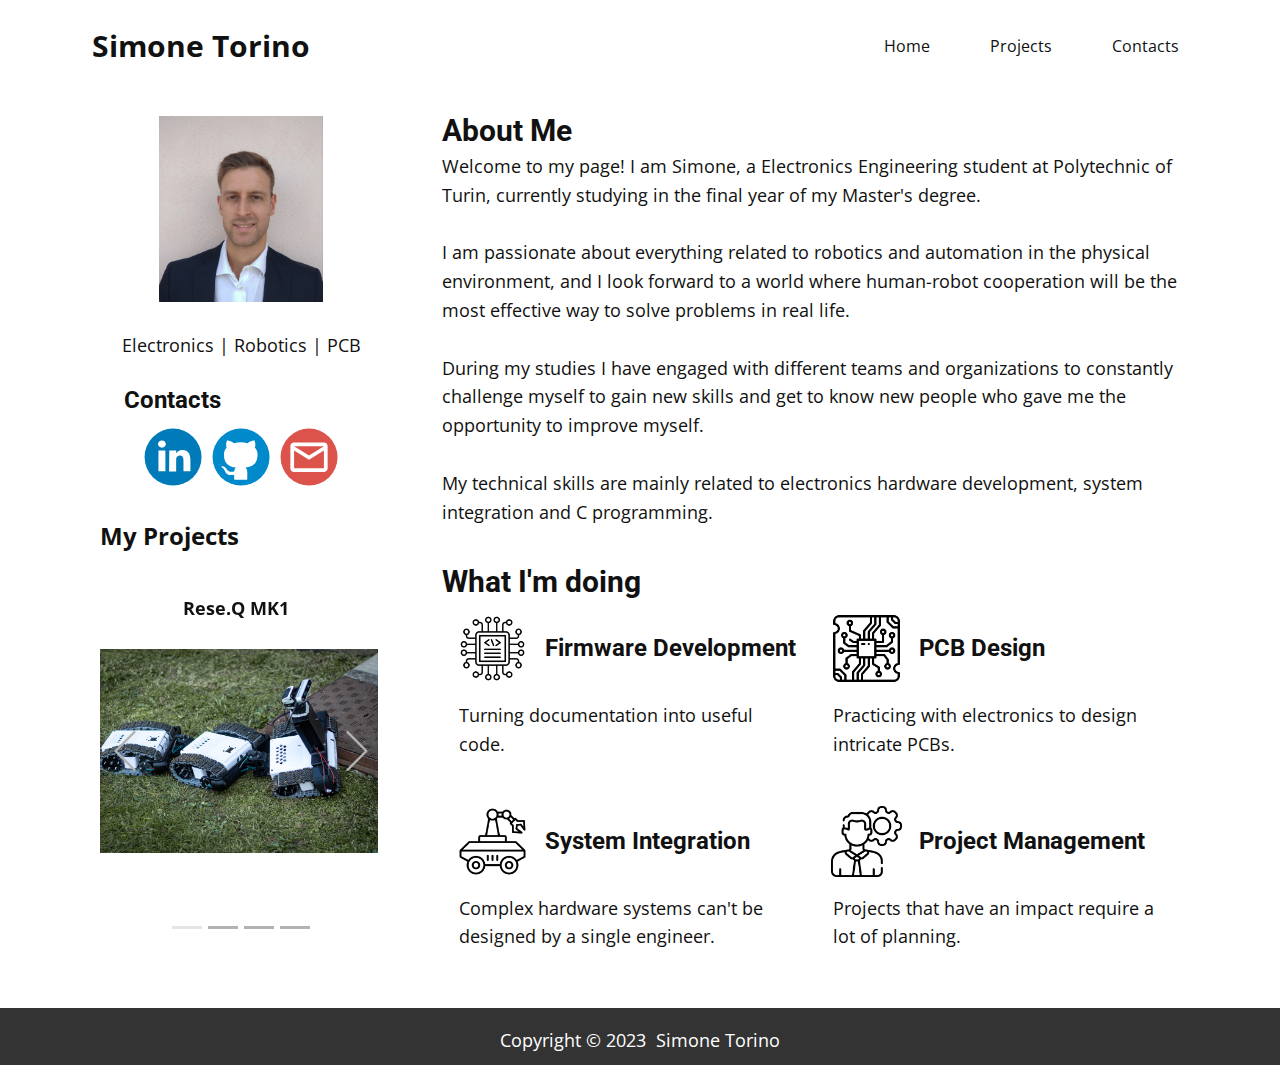
<file: index.html>
<!DOCTYPE html>
<html style="font-size: 16px;" lang="it"><head>
  <!-- Google tag (gtag.js) -->
<script async src="https://www.googletagmanager.com/gtag/js?id=G-ZSCP590YHP"></script>
<script>
  window.dataLayer = window.dataLayer || [];
  function gtag(){dataLayer.push(arguments);}
  gtag('js', new Date());

  gtag('config', 'G-ZSCP590YHP');
</script>
    <meta name="viewport" content="width=device-width, initial-scale=1.0">
    <meta charset="utf-8">
    <meta name="keywords" content="">
    <meta name="description" content="">
    <title>Simone Torino</title>
    <link rel="icon" type="image/x-icon" href="/images/favicon.ico">
    <link rel="stylesheet" href="nicepage.css" media="screen">
<link rel="stylesheet" href="Home.css" media="screen">
    <script class="u-script" type="text/javascript" src="jquery-1.9.1.min.js" defer=""></script>
    <script class="u-script" type="text/javascript" src="nicepage.js" defer=""></script>
    <meta name="generator" content="Nicepage 6.1.0, nicepage.com">
    <link id="u-theme-google-font" rel="stylesheet" href="https://fonts.googleapis.com/css?family=Roboto:100,100i,300,300i,400,400i,500,500i,700,700i,900,900i|Open+Sans:300,300i,400,400i,500,500i,600,600i,700,700i,800,800i">
    
    
    
    <script type="application/ld+json">{
		"@context": "http://schema.org",
		"@type": "Organization",
		"name": "",
		"url": "/"
}</script>
    <meta name="theme-color" content="#478ac9">
    <meta property="og:title" content="Home">
    <meta property="og:type" content="website">
    <link rel="canonical" href="/">
  <meta data-intl-tel-input-cdn-path="intlTelInput/"></head>
  <body data-home-page="https://website6085075.nicepage.io/Home.html?version=d428679e-5aeb-b5b4-d85f-0db296bc4cff" data-home-page-title="Home" data-path-to-root="./" data-include-products="false" class="u-body u-xl-mode" data-lang="it"><header class="u-clearfix u-header u-header" id="sec-e629"><div class="u-clearfix u-sheet u-sheet-1">
        <nav class="u-menu u-menu-dropdown u-offcanvas u-menu-1">
          <div class="menu-collapse" style="font-size: 1rem; letter-spacing: 0px;">
            <a class="u-button-style u-custom-left-right-menu-spacing u-custom-padding-bottom u-custom-top-bottom-menu-spacing u-nav-link u-text-active-palette-1-base u-text-hover-palette-2-base" href="#">
              <svg class="u-svg-link" viewBox="0 0 24 24"><use xlink:href="#menu-hamburger"></use></svg>
              <svg class="u-svg-content" version="1.1" id="menu-hamburger" viewBox="0 0 16 16" x="0px" y="0px" xmlns:xlink="http://www.w3.org/1999/xlink" xmlns="http://www.w3.org/2000/svg"><g><rect y="1" width="16" height="2"></rect><rect y="7" width="16" height="2"></rect><rect y="13" width="16" height="2"></rect>
</g></svg>
            </a>
          </div>
          <div class="u-custom-menu u-nav-container">
            <ul class="u-nav u-unstyled u-nav-1"><li class="u-nav-item"><a class="u-button-style u-nav-link u-text-active-palette-1-base u-text-hover-palette-2-base" href="Home.html" style="padding: 16px 30px;">Home</a>
</li><li class="u-nav-item"><a class="u-button-style u-nav-link u-text-active-palette-1-base u-text-hover-palette-2-base" href="Projects.html" style="padding: 16px 30px;">Projects</a>
</li><li class="u-nav-item"><a class="u-button-style u-nav-link u-text-active-palette-1-base u-text-hover-palette-2-base" rel="nofollow" style="padding: 16px 30px;">Contacts</a><div class="u-nav-popup"><ul class="u-h-spacing-20 u-nav u-unstyled u-v-spacing-10"><li class="u-nav-item"><a class="u-button-style u-nav-link u-white" href="mailto:simone.torino.12@gmail.com">Write me a mail</a>
</li><li class="u-nav-item"><a class="u-button-style u-file-link u-nav-link u-white" href="files/SimoneTorinoCV.pdf">Download my resume</a>
</li></ul>
</div>
</li></ul>
          </div>
          <div class="u-custom-menu u-nav-container-collapse">
            <div class="u-black u-container-style u-inner-container-layout u-opacity u-opacity-95 u-sidenav">
              <div class="u-inner-container-layout u-sidenav-overflow">
                <div class="u-menu-close"></div>
                <ul class="u-align-center u-nav u-popupmenu-items u-unstyled u-nav-3"><li class="u-nav-item"><a class="u-button-style u-nav-link" href="Home.html">Home</a>
</li><li class="u-nav-item"><a class="u-button-style u-nav-link" href="Projects.html">Projects</a>
</li><li class="u-nav-item"><a class="u-button-style u-nav-link" rel="nofollow">Contacts</a><div class="u-nav-popup"><ul class="u-h-spacing-20 u-nav u-unstyled u-v-spacing-10"><li class="u-nav-item"><a class="u-button-style u-nav-link" href="mailto:simone.torino.12@gmail.com">Write me a mail</a>
</li><li class="u-nav-item"><a class="u-button-style u-file-link u-nav-link" href="files/SimoneTorinoCV.pdf">Download my resume</a>
</li></ul>
</div>
</li></ul>
              </div>
            </div>
            <div class="u-black u-menu-overlay u-opacity u-opacity-70"></div>
          </div>
        </nav>
        <p class="u-text u-text-default u-text-1">Simone Torino </p>
      </div></header>
    <section class="u-clearfix u-section-1" id="sec-4982">
      <div class="u-clearfix u-sheet u-sheet-1">
        <div class="data-layout-selected u-clearfix u-expanded-width u-layout-wrap u-layout-wrap-1">
          <div class="u-layout">
            <div class="u-layout-row">
              <div class="u-container-style u-layout-cell u-size-18 u-layout-cell-1">
                <div class="u-container-layout u-container-layout-1">
                  <img class="u-image u-image-default u-image-1" src="images/LinkedIn_profile.jpg" alt="" data-image-width="957" data-image-height="1122">
                  <p class="u-text u-text-default u-text-1">Electronics | Robotics | PCB</p>
                  <h4 class="u-text u-text-default u-text-2">Contacts</h4>
                  <div class="u-social-icons u-spacing-10 u-social-icons-1">
                    <a class="u-social-url" target="_blank" data-type="LinkedIn" title="LinkedIn" href="https://www.linkedin.com/in/simone-torino-973221216/"><span class="u-icon u-social-icon u-social-linkedin u-icon-1"><svg class="u-svg-link" preserveAspectRatio="xMidYMin slice" viewBox="0 0 112 112" style=""><use xlink:href="#svg-df9d"></use></svg><svg class="u-svg-content" viewBox="0 0 112 112" x="0" y="0" id="svg-df9d"><circle fill="currentColor" cx="56.1" cy="56.1" r="55"></circle><path fill="#FFFFFF" d="M41.3,83.7H27.9V43.4h13.4V83.7z M34.6,37.9L34.6,37.9c-4.6,0-7.5-3.1-7.5-7c0-4,3-7,7.6-7s7.4,3,7.5,7
      C42.2,34.8,39.2,37.9,34.6,37.9z M89.6,83.7H76.2V62.2c0-5.4-1.9-9.1-6.8-9.1c-3.7,0-5.9,2.5-6.9,4.9c-0.4,0.9-0.4,2.1-0.4,3.3v22.5
      H48.7c0,0,0.2-36.5,0-40.3h13.4v5.7c1.8-2.7,5-6.7,12.1-6.7c8.8,0,15.4,5.8,15.4,18.1V83.7z"></path></svg></span>
                    </a>
                    <a class="u-social-url" target="_blank" data-type="Github" title="Github" href="https://github.com/simone-torino"><span class="u-icon u-social-github u-social-icon u-icon-2"><svg class="u-svg-link" preserveAspectRatio="xMidYMin slice" viewBox="0 0 112 112" style=""><use xlink:href="#svg-4534"></use></svg><svg class="u-svg-content" viewBox="0 0 112 112" x="0" y="0" id="svg-4534"><circle fill="currentColor" cx="56.1" cy="56.1" r="55"></circle><path fill="#FFFFFF" d="M88,51.3c0-5.5-1.9-10.2-5.3-13.7c0.6-1.3,2.3-6.5-0.5-13.5c0,0-4.2-1.4-14,5.3c-4.1-1.1-8.4-1.7-12.7-1.8
	c-4.3,0-8.7,0.6-12.7,1.8c-9.7-6.6-14-5.3-14-5.3c-2.8,7-1,12.2-0.5,13.5C25,41.2,23,45.7,23,51.3c0,19.6,11.9,23.9,23.3,25.2
	c-1.5,1.3-2.8,3.5-3.2,6.8c-3,1.3-10.2,3.6-14.9-4.3c0,0-2.7-4.9-7.8-5.3c0,0-5-0.1-0.4,3.1c0,0,3.3,1.6,5.6,7.5c0,0,3,9.1,17.2,6
	c0,4.3,0.1,8.3,0.1,9.5h25.2c0-1.7,0.1-7.2,0.1-14c0-4.7-1.7-7.9-3.4-9.4C76,75.2,88,70.9,88,51.3z"></path></svg></span>
                    </a>
                    <a class="u-social-url" target="_blank" data-type="Email" title="Email" href="mailto:simone.torino.12@gmail.com"><span class="u-icon u-social-email u-social-icon u-icon-3"><svg class="u-svg-link" preserveAspectRatio="xMidYMin slice" viewBox="0 0 112 112" style=""><use xlink:href="#svg-3a57"></use></svg><svg class="u-svg-content" viewBox="0 0 112 112" x="0" y="0" id="svg-3a57"><circle fill="currentColor" cx="56.1" cy="56.1" r="55"></circle><path id="path3864" fill="#FFFFFF" d="M27.2,28h57.6c4,0,7.2,3.2,7.2,7.2l0,0v42.7c0,3.9-3.2,7.2-7.2,7.2l0,0H27.2
	c-4,0-7.2-3.2-7.2-7.2V35.2C20,31.1,23.2,28,27.2,28 M56,52.9l28.8-17.8H27.2L56,52.9 M27.2,77.7h57.6V43.5L56,61.3L27.2,43.5V77.7z
	"></path></svg></span>
                    </a>
                  </div>
                  <p class="u-text u-text-default u-text-3">My Projects</p>
                  <div data-interval="5000" data-u-ride="carousel" class="u-carousel u-expanded-width u-slider u-slider-1" id="carousel-9d73">
                    <ol class="u-absolute-hcenter u-carousel-indicators u-carousel-indicators-1">
                      <li data-u-target="#carousel-9d73" class="u-active u-active-grey-10 u-grey-30" data-u-slide-to="0"></li>
                      <li data-u-target="#carousel-9d73" class="u-active-grey-10 u-grey-30" data-u-slide-to="1"></li>
                      <li data-u-target="#carousel-9d73" class="u-active-grey-10 u-grey-30" data-u-slide-to="2"></li>
                      <li data-u-target="#carousel-9d73" class="u-active-grey-10 u-grey-30" data-u-slide-to="3"></li>
                    </ol>
                    <div class="u-carousel-inner" role="listbox">
                      <div class="u-active u-carousel-item u-container-style u-slide">
                        <div class="u-container-layout u-container-layout-2">
                          <p class="u-text u-text-default u-text-4">Rese.Q MK1</p>
                          <img class="u-image u-image-default u-image-2" src="images/ReseQ_MK1.png" alt="" data-image-width="1000" data-image-height="667" data-href="Team-Isaac-projects.html">
                        </div>
                      </div>
                      <div class="u-carousel-item u-container-style u-slide">
                        <div class="u-container-layout u-valign-top u-container-layout-3">
                          <p class="u-text u-text-default u-text-5">DC motor driver board</p>
                          <img class="u-image u-image-default u-image-3" src="images/motorsboardpcb_img.png" alt="" data-image-width="712" data-image-height="502" data-href="Team-Isaac-projects.html">
                        </div>
                      </div>
                      <div class="u-carousel-item u-container-style u-slide">
                        <div class="u-container-layout u-container-layout-4">
                          <img class="custom-expanded u-image u-image-default u-image-4" src="images/PongFPGA_img.png" alt="" data-image-width="480" data-image-height="704" data-href="University-projects.html">
                          <p class="u-text u-text-body-alt-color u-text-6">Pong game on FPGA</p>
                        </div>
                      </div>
                      <div class="u-carousel-item u-container-style u-slide">
                        <div class="u-container-layout u-container-layout-5">
                          <p class="u-text u-text-default u-text-7">HV detector</p>
                          <img class="u-image u-image-default u-image-5" src="images/HVdetector_img.png" alt="" data-image-width="1280" data-image-height="720" data-href="DIY-Projects.html">
                        </div>
                      </div>
                    </div>
                    <a class="u-absolute-vcenter u-carousel-control u-carousel-control-prev u-spacing-5 u-text-grey-30 u-carousel-control-1" href="#carousel-9d73" role="button" data-u-slide="prev">
                      <span aria-hidden="true">
                        <svg viewBox="0 0 477.175 477.175"><path d="M145.188,238.575l215.5-215.5c5.3-5.3,5.3-13.8,0-19.1s-13.8-5.3-19.1,0l-225.1,225.1c-5.3,5.3-5.3,13.8,0,19.1l225.1,225
                    c2.6,2.6,6.1,4,9.5,4s6.9-1.3,9.5-4c5.3-5.3,5.3-13.8,0-19.1L145.188,238.575z"></path></svg>
                      </span>
                      <span class="sr-only">Previous</span>
                    </a>
                    <a class="u-absolute-vcenter u-carousel-control u-carousel-control-next u-spacing-5 u-text-grey-30 u-carousel-control-2" href="#carousel-9d73" role="button" data-u-slide="next">
                      <span aria-hidden="true">
                        <svg viewBox="0 0 477.175 477.175"><path d="M360.731,229.075l-225.1-225.1c-5.3-5.3-13.8-5.3-19.1,0s-5.3,13.8,0,19.1l215.5,215.5l-215.5,215.5
                    c-5.3,5.3-5.3,13.8,0,19.1c2.6,2.6,6.1,4,9.5,4c3.4,0,6.9-1.3,9.5-4l225.1-225.1C365.931,242.875,365.931,234.275,360.731,229.075z"></path></svg>
                      </span>
                      <span class="sr-only">Next</span>
                    </a>
                  </div>
                </div>
              </div>
              <div class="u-container-style u-layout-cell u-size-42 u-layout-cell-2">
                <div class="u-container-layout u-container-layout-6">
                  <h4 class="u-text u-text-8">About Me</h4>
                  <p class="u-text u-text-9"> Welcome to my page!&nbsp;I am Simone, a Electronics Engineering student at Polytechnic of Turin, currently studying in the final year of my Master's degree.<br>
                    <br>I am passionate about everything related to robotics and automation in the physical environment, and I look forward to a world where human-robot cooperation will be the most effective way to solve problems in real life.<br>
                    <br>During my studies I have engaged with different teams and organizations to constantly challenge myself to gain new skills and get to know new people who gave me the opportunity to improve myself.<br>
                    <br>My technical skills&nbsp;are mainly related to electronics hardware development, system integration and C programming.
                  </p>
                  <h4 class="u-text u-text-10">What I'm doing</h4>
                  <div class="u-expanded-width u-list u-list-1">
                    <div class="u-repeater u-repeater-1">
                      <div class="u-container-style u-list-item u-repeater-item" data-href="Team-Isaac-projects.html">
                        <div class="u-container-layout u-similar-container u-container-layout-7">
                          <img class="u-image u-image-contain u-image-default u-preserve-proportions u-image-6" src="images/icon-firmware.png" alt="" data-image-width="512" data-image-height="512">
                          <h4 class="u-text u-text-default u-text-11">Firmware Development</h4>
                          <p class="u-text u-text-default u-text-12"> Turning documentation into useful code.</p>
                        </div>
                      </div>
                      <div class="u-container-style u-list-item u-repeater-item" data-href="Team-Isaac-projects.html">
                        <div class="u-container-layout u-similar-container u-container-layout-8">
                          <img class="u-image u-image-contain u-image-default u-preserve-proportions u-image-7" src="images/icon-pcb.png" alt="" data-image-width="512" data-image-height="512">
                          <h4 class="u-text u-text-default u-text-13">PCB Design</h4>
                          <p class="u-text u-text-default u-text-14"> Practicing with electronics to design intricate PCBs.</p>
                        </div>
                      </div>
                      <div class="u-container-style u-list-item u-repeater-item" data-href="Team-Isaac-projects.html">
                        <div class="u-container-layout u-similar-container u-container-layout-9">
                          <img class="u-image u-image-contain u-image-default u-preserve-proportions u-image-8" src="images/icon-system.png" alt="" data-image-width="512" data-image-height="512">
                          <h4 class="u-text u-text-default u-text-15">System Integration</h4>
                          <p class="u-text u-text-default u-text-16"> Complex hardware systems can't be designed by a single engineer.</p>
                        </div>
                      </div>
                      <div class="u-container-style u-list-item u-repeater-item" data-href="Team-Isaac-projects.html">
                        <div class="u-container-layout u-similar-container u-container-layout-10">
                          <img class="u-image u-image-contain u-image-default u-preserve-proportions u-image-9" src="images/icon-project.png" alt="" data-image-width="512" data-image-height="512">
                          <h4 class="u-text u-text-default u-text-17">Project Management</h4>
                          <p class="u-text u-text-default u-text-18"> Projects that have an impact require a lot of planning.</p>
                        </div>
                      </div>
                    </div>
                  </div>
                </div>
              </div>
            </div>
          </div>
        </div>
      </div>
    </section>
    
    
    
    <footer class="u-align-center u-clearfix u-footer u-grey-80 u-footer" id="sec-25b1"><div class="u-clearfix u-sheet u-sheet-1">
        <p class="u-text u-text-default u-text-1">Copyright © 2023&nbsp; Simone Torino</p>
      </div></footer>
  
</body></html>
</file>
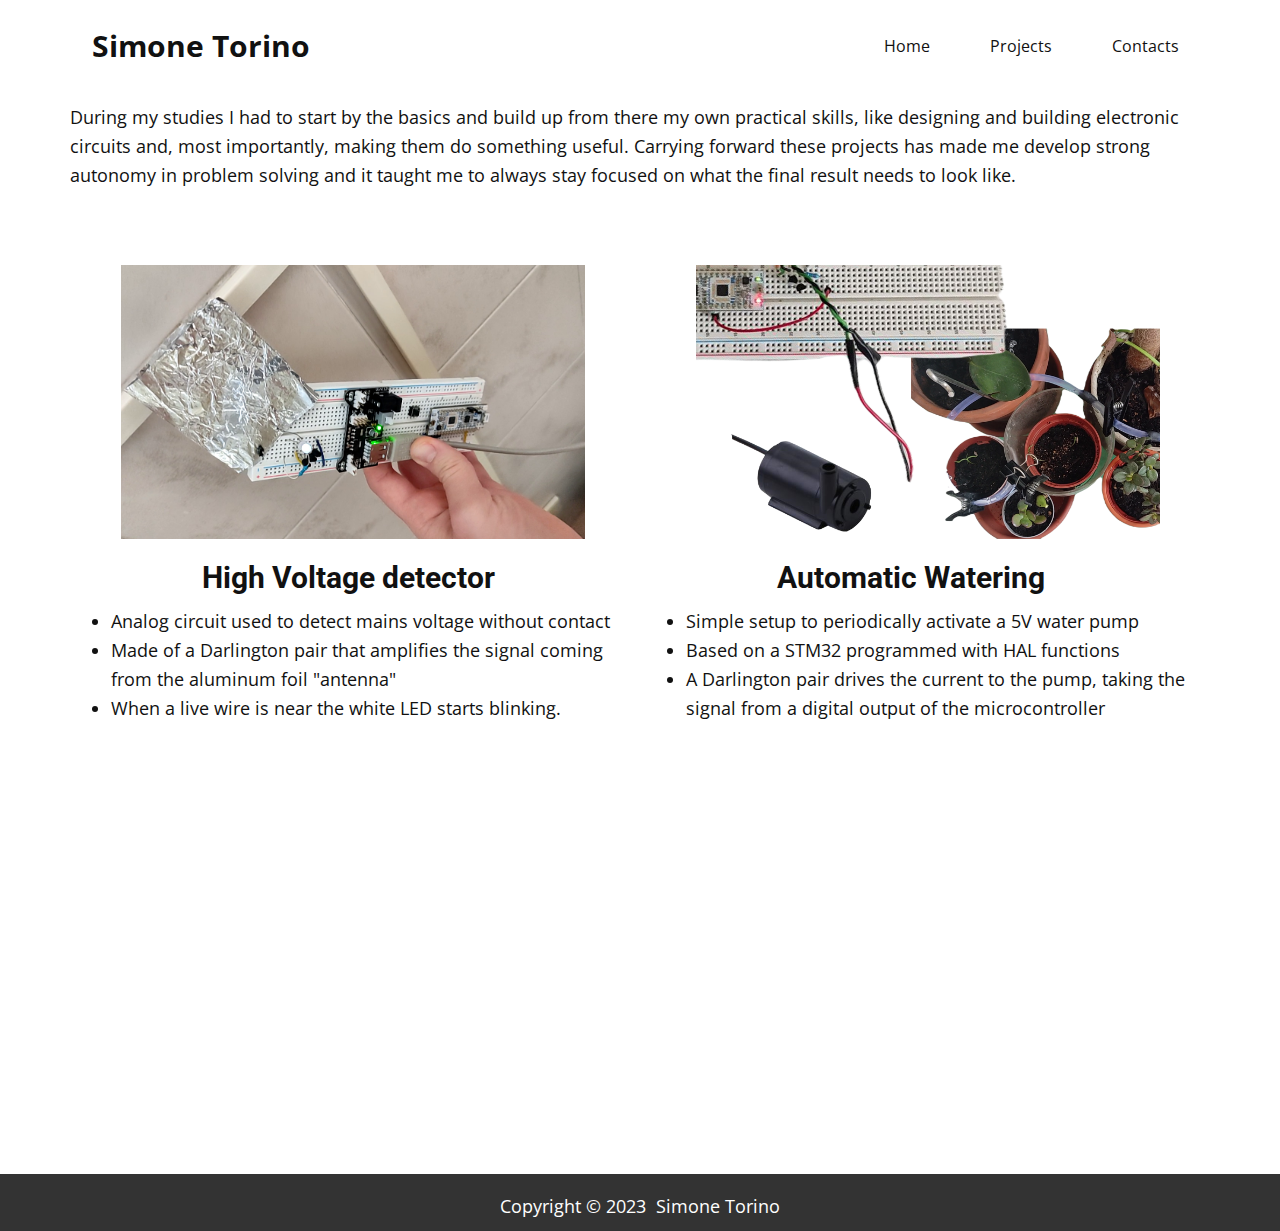
<file: DIY-Projects.html>
<!DOCTYPE html>
<html style="font-size: 16px;" lang="it"><head>
  <!-- Google tag (gtag.js) -->
<script async src="https://www.googletagmanager.com/gtag/js?id=G-ZSCP590YHP"></script>
<script>
  window.dataLayer = window.dataLayer || [];
  function gtag(){dataLayer.push(arguments);}
  gtag('js', new Date());

  gtag('config', 'G-ZSCP590YHP');
</script>
    <meta name="viewport" content="width=device-width, initial-scale=1.0">
    <meta charset="utf-8">
    <meta name="keywords" content="">
    <meta name="description" content="">
    <title>DIY Projects</title>
    <link rel="stylesheet" href="nicepage.css" media="screen">
<link rel="stylesheet" href="DIY-Projects.css" media="screen">
    <script class="u-script" type="text/javascript" src="jquery-1.9.1.min.js" defer=""></script>
    <script class="u-script" type="text/javascript" src="nicepage.js" defer=""></script>
    <meta name="generator" content="Nicepage 6.1.0, nicepage.com">
    <link id="u-theme-google-font" rel="stylesheet" href="https://fonts.googleapis.com/css?family=Roboto:100,100i,300,300i,400,400i,500,500i,700,700i,900,900i|Open+Sans:300,300i,400,400i,500,500i,600,600i,700,700i,800,800i">
    
    
    
    <script type="application/ld+json">{
		"@context": "http://schema.org",
		"@type": "Organization",
		"name": ""
}</script>
    <meta name="theme-color" content="#478ac9">
    <meta property="og:title" content="DIY Projects">
    <meta property="og:type" content="website">
  <meta data-intl-tel-input-cdn-path="intlTelInput/"></head>
  <body data-path-to-root="./" data-include-products="false" class="u-body u-xl-mode" data-lang="it"><header class="u-clearfix u-header u-header" id="sec-e629"><div class="u-clearfix u-sheet u-sheet-1">
        <nav class="u-menu u-menu-dropdown u-offcanvas u-menu-1">
          <div class="menu-collapse" style="font-size: 1rem; letter-spacing: 0px;">
            <a class="u-button-style u-custom-left-right-menu-spacing u-custom-padding-bottom u-custom-top-bottom-menu-spacing u-nav-link u-text-active-palette-1-base u-text-hover-palette-2-base" href="#">
              <svg class="u-svg-link" viewBox="0 0 24 24"><use xlink:href="#menu-hamburger"></use></svg>
              <svg class="u-svg-content" version="1.1" id="menu-hamburger" viewBox="0 0 16 16" x="0px" y="0px" xmlns:xlink="http://www.w3.org/1999/xlink" xmlns="http://www.w3.org/2000/svg"><g><rect y="1" width="16" height="2"></rect><rect y="7" width="16" height="2"></rect><rect y="13" width="16" height="2"></rect>
</g></svg>
            </a>
          </div>
          <div class="u-custom-menu u-nav-container">
            <ul class="u-nav u-unstyled u-nav-1"><li class="u-nav-item"><a class="u-button-style u-nav-link u-text-active-palette-1-base u-text-hover-palette-2-base" href="Home.html" style="padding: 16px 30px;">Home</a>
</li><li class="u-nav-item"><a class="u-button-style u-nav-link u-text-active-palette-1-base u-text-hover-palette-2-base" href="Projects.html" style="padding: 16px 30px;">Projects</a>
</li><li class="u-nav-item"><a class="u-button-style u-nav-link u-text-active-palette-1-base u-text-hover-palette-2-base" rel="nofollow" style="padding: 16px 30px;">Contacts</a><div class="u-nav-popup"><ul class="u-h-spacing-20 u-nav u-unstyled u-v-spacing-10"><li class="u-nav-item"><a class="u-button-style u-nav-link u-white" href="mailto:simone.torino.12@gmail.com">Write me a mail</a>
</li><li class="u-nav-item"><a class="u-button-style u-file-link u-nav-link u-white" href="files/SimoneTorinoCV.pdf">Download my resume</a>
</li></ul>
</div>
</li></ul>
          </div>
          <div class="u-custom-menu u-nav-container-collapse">
            <div class="u-black u-container-style u-inner-container-layout u-opacity u-opacity-95 u-sidenav">
              <div class="u-inner-container-layout u-sidenav-overflow">
                <div class="u-menu-close"></div>
                <ul class="u-align-center u-nav u-popupmenu-items u-unstyled u-nav-3"><li class="u-nav-item"><a class="u-button-style u-nav-link" href="Home.html">Home</a>
</li><li class="u-nav-item"><a class="u-button-style u-nav-link" href="Projects.html">Projects</a>
</li><li class="u-nav-item"><a class="u-button-style u-nav-link" rel="nofollow">Contacts</a><div class="u-nav-popup"><ul class="u-h-spacing-20 u-nav u-unstyled u-v-spacing-10"><li class="u-nav-item"><a class="u-button-style u-nav-link" href="mailto:simone.torino.12@gmail.com">Write me a mail</a>
</li><li class="u-nav-item"><a class="u-button-style u-file-link u-nav-link" href="files/SimoneTorinoCV.pdf">Download my resume</a>
</li></ul>
</div>
</li></ul>
              </div>
            </div>
            <div class="u-black u-menu-overlay u-opacity u-opacity-70"></div>
          </div>
        </nav>
        <p class="u-text u-text-default u-text-1">Simone Torino </p>
      </div></header>
    <section class="u-clearfix u-section-1" id="sec-0eb2">
      <div class="u-clearfix u-sheet u-sheet-1">
        <p class="u-text u-text-1"> During my studies I had to start by the basics and build up from there my own practical skills, like designing and building electronic circuits and, most importantly, making them do something useful.&nbsp;Carrying forward these projects has made me develop strong autonomy in problem solving and it taught me to always stay focused on what the final result needs to look like.</p>
        <div class="u-expanded-width u-list u-list-1">
          <div class="u-repeater u-repeater-1">
            <div class="u-container-style u-list-item u-repeater-item">
              <div class="u-container-layout u-similar-container u-container-layout-1">
                <img class="u-image u-image-default u-image-1" src="images/HVdetector_img.png" alt="" data-image-width="1280" data-image-height="720">
                <h4 class="u-text u-text-2">High Voltage detector</h4>
                <ul class="u-text u-text-3">
                  <li>Analog circuit used to detect mains voltage without contact</li>
                  <li>Made of a Darlington pair that amplifies the signal coming from the aluminum foil "antenna"</li>
                  <li>When a live wire is near the white LED starts blinking.</li>
                </ul>
                <div class="u-video u-video-contain u-video-1">
                  <div class="embed-responsive embed-responsive-1">
                    <iframe style="position: absolute;top: 0;left: 0;width: 100%;height: 100%;" class="embed-responsive-item" src="https://player.vimeo.com/video/893084219?loop=0&amp;muted=0&amp;title=0" frameborder="0" allowfullscreen=""></iframe>
                  </div>
                </div>
              </div>
            </div>
            <div class="u-container-style u-list-item u-repeater-item">
              <div class="u-container-layout u-similar-container u-container-layout-2">
                <img class="u-image u-image-default u-image-2" src="images/AutoWatering_img-1.png" alt="" data-image-width="2311" data-image-height="1018">
                <h4 class="u-text u-text-4">Automatic Watering</h4>
                <ul class="u-text u-text-5">
                  <li>Simple setup to periodically activate a 5V water pump</li>
                  <li>Based on a STM32 programmed with HAL functions</li>
                  <li>A Darlington pair drives the current to the pump, taking the signal from a digital output of the microcontroller</li>
                </ul>
                <div class="u-video u-video-contain u-video-2">
                  <div class="embed-responsive embed-responsive-2">
                    <iframe style="position: absolute;top: 0;left: 0;width: 100%;height: 100%;" class="embed-responsive-item" src="https://player.vimeo.com/video/893084871?loop=0&amp;muted=0&amp;title=0" frameborder="0" allowfullscreen=""></iframe>
                  </div>
                </div>
              </div>
            </div>
          </div>
        </div>
      </div>
    </section>
    
    
    
    <footer class="u-align-center u-clearfix u-footer u-grey-80 u-footer" id="sec-25b1"><div class="u-clearfix u-sheet u-sheet-1">
        <p class="u-text u-text-default u-text-1">Copyright © 2023&nbsp; Simone Torino</p>
      </div></footer>
  
</body></html>
</file>
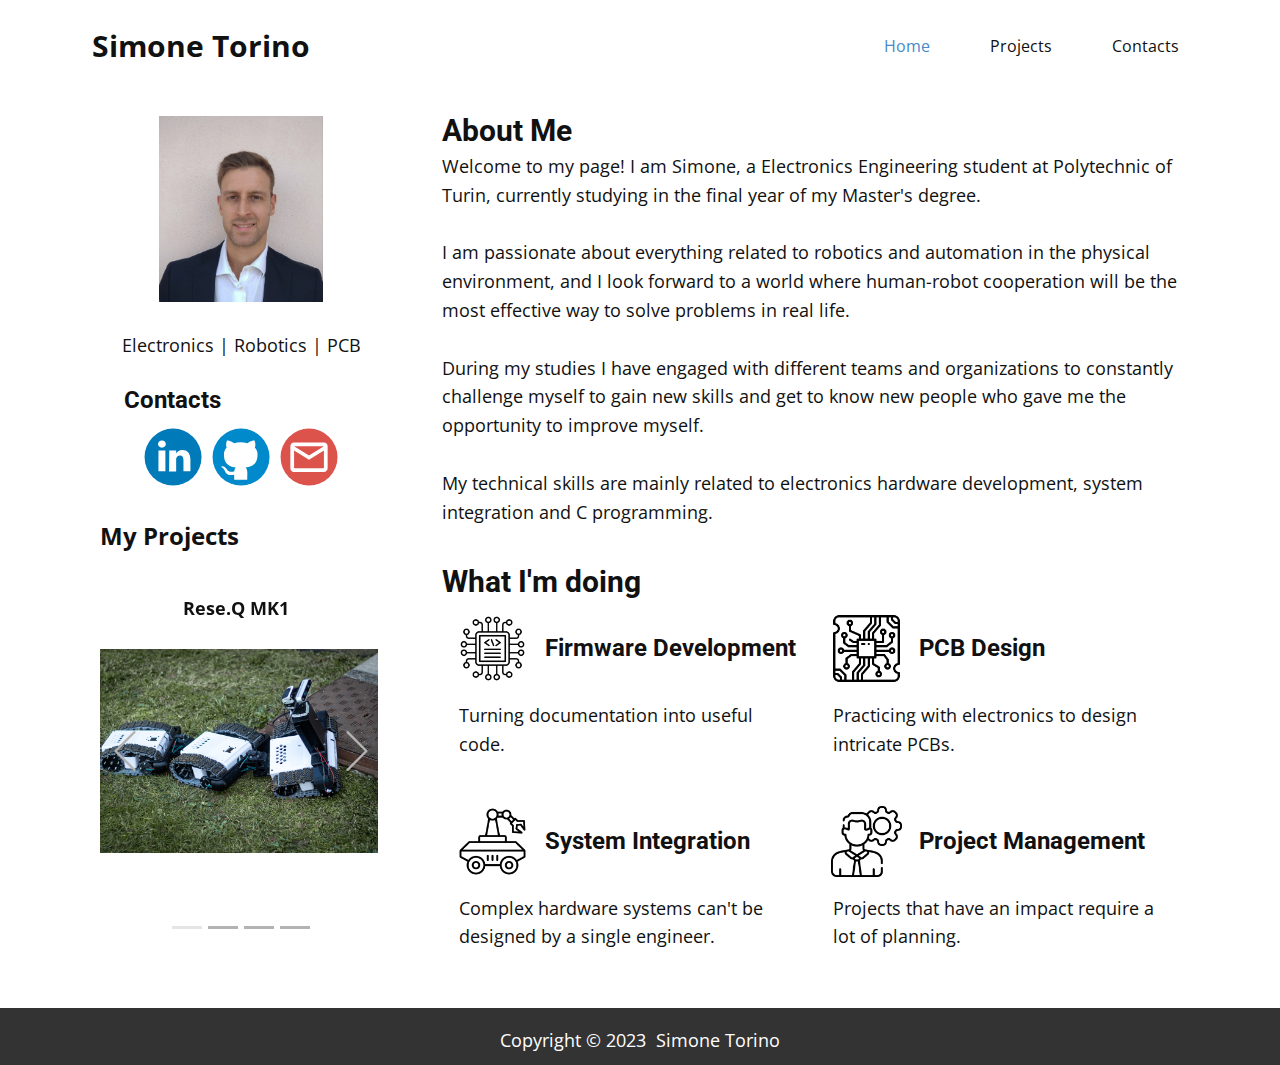
<file: Home.html>
<!DOCTYPE html>
<html style="font-size: 16px;" lang="it"><head>
  <!-- Google tag (gtag.js) -->
<script async src="https://www.googletagmanager.com/gtag/js?id=G-ZSCP590YHP"></script>
<script>
  window.dataLayer = window.dataLayer || [];
  function gtag(){dataLayer.push(arguments);}
  gtag('js', new Date());

  gtag('config', 'G-ZSCP590YHP');
</script>

    <meta name="viewport" content="width=device-width, initial-scale=1.0">
    <meta charset="utf-8">
    <meta name="keywords" content="">
    <meta name="description" content="">
    <title>Simone Torino</title>
    <link rel="icon" type="image/x-icon" href="/images/favicon.ico">
    <link rel="stylesheet" href="nicepage.css" media="screen">
<link rel="stylesheet" href="Home.css" media="screen">
    <script class="u-script" type="text/javascript" src="jquery-1.9.1.min.js" defer=""></script>
    <script class="u-script" type="text/javascript" src="nicepage.js" defer=""></script>
    <meta name="generator" content="Nicepage 6.1.0, nicepage.com">
    <link id="u-theme-google-font" rel="stylesheet" href="https://fonts.googleapis.com/css?family=Roboto:100,100i,300,300i,400,400i,500,500i,700,700i,900,900i|Open+Sans:300,300i,400,400i,500,500i,600,600i,700,700i,800,800i">
    
    
    
    <script type="application/ld+json">{
		"@context": "http://schema.org",
		"@type": "Organization",
		"name": "",
		"url": "/"
}</script>
    <meta name="theme-color" content="#478ac9">
    <meta property="og:title" content="Home">
    <meta property="og:type" content="website">
    <link rel="canonical" href="/">
  <meta data-intl-tel-input-cdn-path="intlTelInput/"></head>
  <body data-path-to-root="./" data-include-products="false" class="u-body u-xl-mode" data-lang="it"><header class="u-clearfix u-header u-header" id="sec-e629"><div class="u-clearfix u-sheet u-sheet-1">
        <nav class="u-menu u-menu-dropdown u-offcanvas u-menu-1">
          <div class="menu-collapse" style="font-size: 1rem; letter-spacing: 0px;">
            <a class="u-button-style u-custom-left-right-menu-spacing u-custom-padding-bottom u-custom-top-bottom-menu-spacing u-nav-link u-text-active-palette-1-base u-text-hover-palette-2-base" href="#">
              <svg class="u-svg-link" viewBox="0 0 24 24"><use xlink:href="#menu-hamburger"></use></svg>
              <svg class="u-svg-content" version="1.1" id="menu-hamburger" viewBox="0 0 16 16" x="0px" y="0px" xmlns:xlink="http://www.w3.org/1999/xlink" xmlns="http://www.w3.org/2000/svg"><g><rect y="1" width="16" height="2"></rect><rect y="7" width="16" height="2"></rect><rect y="13" width="16" height="2"></rect>
</g></svg>
            </a>
          </div>
          <div class="u-custom-menu u-nav-container">
            <ul class="u-nav u-unstyled u-nav-1"><li class="u-nav-item"><a class="u-button-style u-nav-link u-text-active-palette-1-base u-text-hover-palette-2-base" href="Home.html" style="padding: 16px 30px;">Home</a>
</li><li class="u-nav-item"><a class="u-button-style u-nav-link u-text-active-palette-1-base u-text-hover-palette-2-base" href="Projects.html" style="padding: 16px 30px;">Projects</a>
</li><li class="u-nav-item"><a class="u-button-style u-nav-link u-text-active-palette-1-base u-text-hover-palette-2-base" rel="nofollow" style="padding: 16px 30px;">Contacts</a><div class="u-nav-popup"><ul class="u-h-spacing-20 u-nav u-unstyled u-v-spacing-10"><li class="u-nav-item"><a class="u-button-style u-nav-link u-white" href="mailto:simone.torino.12@gmail.com">Write me a mail</a>
</li><li class="u-nav-item"><a class="u-button-style u-file-link u-nav-link u-white" href="files/SimoneTorinoCV.pdf">Download my resume</a>
</li></ul>
</div>
</li></ul>
          </div>
          <div class="u-custom-menu u-nav-container-collapse">
            <div class="u-black u-container-style u-inner-container-layout u-opacity u-opacity-95 u-sidenav">
              <div class="u-inner-container-layout u-sidenav-overflow">
                <div class="u-menu-close"></div>
                <ul class="u-align-center u-nav u-popupmenu-items u-unstyled u-nav-3"><li class="u-nav-item"><a class="u-button-style u-nav-link" href="Home.html">Home</a>
</li><li class="u-nav-item"><a class="u-button-style u-nav-link" href="Projects.html">Projects</a>
</li><li class="u-nav-item"><a class="u-button-style u-nav-link" rel="nofollow">Contacts</a><div class="u-nav-popup"><ul class="u-h-spacing-20 u-nav u-unstyled u-v-spacing-10"><li class="u-nav-item"><a class="u-button-style u-nav-link" href="mailto:simone.torino.12@gmail.com">Write me a mail</a>
</li><li class="u-nav-item"><a class="u-button-style u-file-link u-nav-link" href="files/SimoneTorinoCV.pdf">Download my resume</a>
</li></ul>
</div>
</li></ul>
              </div>
            </div>
            <div class="u-black u-menu-overlay u-opacity u-opacity-70"></div>
          </div>
        </nav>
        <p class="u-text u-text-default u-text-1">Simone Torino </p>
      </div></header>
    <section class="u-clearfix u-section-1" id="sec-4982">
      <div class="u-clearfix u-sheet u-sheet-1">
        <div class="data-layout-selected u-clearfix u-expanded-width u-layout-wrap u-layout-wrap-1">
          <div class="u-layout">
            <div class="u-layout-row">
              <div class="u-container-style u-layout-cell u-size-18 u-layout-cell-1">
                <div class="u-container-layout u-container-layout-1">
                  <img class="u-image u-image-default u-image-1" src="images/LinkedIn_profile.jpg" alt="" data-image-width="957" data-image-height="1122">
                  <p class="u-text u-text-default u-text-1">Electronics | Robotics | PCB</p>
                  <h4 class="u-text u-text-default u-text-2">Contacts</h4>
                  <div class="u-social-icons u-spacing-10 u-social-icons-1">
                    <a class="u-social-url" target="_blank" data-type="LinkedIn" title="LinkedIn" href="https://www.linkedin.com/in/simone-torino-973221216/"><span class="u-icon u-social-icon u-social-linkedin u-icon-1"><svg class="u-svg-link" preserveAspectRatio="xMidYMin slice" viewBox="0 0 112 112" style=""><use xlink:href="#svg-df9d"></use></svg><svg class="u-svg-content" viewBox="0 0 112 112" x="0" y="0" id="svg-df9d"><circle fill="currentColor" cx="56.1" cy="56.1" r="55"></circle><path fill="#FFFFFF" d="M41.3,83.7H27.9V43.4h13.4V83.7z M34.6,37.9L34.6,37.9c-4.6,0-7.5-3.1-7.5-7c0-4,3-7,7.6-7s7.4,3,7.5,7
      C42.2,34.8,39.2,37.9,34.6,37.9z M89.6,83.7H76.2V62.2c0-5.4-1.9-9.1-6.8-9.1c-3.7,0-5.9,2.5-6.9,4.9c-0.4,0.9-0.4,2.1-0.4,3.3v22.5
      H48.7c0,0,0.2-36.5,0-40.3h13.4v5.7c1.8-2.7,5-6.7,12.1-6.7c8.8,0,15.4,5.8,15.4,18.1V83.7z"></path></svg></span>
                    </a>
                    <a class="u-social-url" target="_blank" data-type="Github" title="Github" href="https://github.com/simone-torino"><span class="u-icon u-social-github u-social-icon u-icon-2"><svg class="u-svg-link" preserveAspectRatio="xMidYMin slice" viewBox="0 0 112 112" style=""><use xlink:href="#svg-4534"></use></svg><svg class="u-svg-content" viewBox="0 0 112 112" x="0" y="0" id="svg-4534"><circle fill="currentColor" cx="56.1" cy="56.1" r="55"></circle><path fill="#FFFFFF" d="M88,51.3c0-5.5-1.9-10.2-5.3-13.7c0.6-1.3,2.3-6.5-0.5-13.5c0,0-4.2-1.4-14,5.3c-4.1-1.1-8.4-1.7-12.7-1.8
	c-4.3,0-8.7,0.6-12.7,1.8c-9.7-6.6-14-5.3-14-5.3c-2.8,7-1,12.2-0.5,13.5C25,41.2,23,45.7,23,51.3c0,19.6,11.9,23.9,23.3,25.2
	c-1.5,1.3-2.8,3.5-3.2,6.8c-3,1.3-10.2,3.6-14.9-4.3c0,0-2.7-4.9-7.8-5.3c0,0-5-0.1-0.4,3.1c0,0,3.3,1.6,5.6,7.5c0,0,3,9.1,17.2,6
	c0,4.3,0.1,8.3,0.1,9.5h25.2c0-1.7,0.1-7.2,0.1-14c0-4.7-1.7-7.9-3.4-9.4C76,75.2,88,70.9,88,51.3z"></path></svg></span>
                    </a>
                    <a class="u-social-url" target="_blank" data-type="Email" title="Email" href="mailto:simone.torino.12@gmail.com"><span class="u-icon u-social-email u-social-icon u-icon-3"><svg class="u-svg-link" preserveAspectRatio="xMidYMin slice" viewBox="0 0 112 112" style=""><use xlink:href="#svg-3a57"></use></svg><svg class="u-svg-content" viewBox="0 0 112 112" x="0" y="0" id="svg-3a57"><circle fill="currentColor" cx="56.1" cy="56.1" r="55"></circle><path id="path3864" fill="#FFFFFF" d="M27.2,28h57.6c4,0,7.2,3.2,7.2,7.2l0,0v42.7c0,3.9-3.2,7.2-7.2,7.2l0,0H27.2
	c-4,0-7.2-3.2-7.2-7.2V35.2C20,31.1,23.2,28,27.2,28 M56,52.9l28.8-17.8H27.2L56,52.9 M27.2,77.7h57.6V43.5L56,61.3L27.2,43.5V77.7z
	"></path></svg></span>
                    </a>
                  </div>
                  <p class="u-text u-text-default u-text-3">My Projects</p>
                  <div data-interval="5000" data-u-ride="carousel" class="u-carousel u-expanded-width u-slider u-slider-1" id="carousel-9d73">
                    <ol class="u-absolute-hcenter u-carousel-indicators u-carousel-indicators-1">
                      <li data-u-target="#carousel-9d73" class="u-active u-active-grey-10 u-grey-30" data-u-slide-to="0"></li>
                      <li data-u-target="#carousel-9d73" class="u-active-grey-10 u-grey-30" data-u-slide-to="1"></li>
                      <li data-u-target="#carousel-9d73" class="u-active-grey-10 u-grey-30" data-u-slide-to="2"></li>
                      <li data-u-target="#carousel-9d73" class="u-active-grey-10 u-grey-30" data-u-slide-to="3"></li>
                    </ol>
                    <div class="u-carousel-inner" role="listbox">
                      <div class="u-active u-carousel-item u-container-style u-slide">
                        <div class="u-container-layout u-container-layout-2">
                          <p class="u-text u-text-default u-text-4">Rese.Q MK1</p>
                          <img class="u-image u-image-default u-image-2" src="images/ReseQ_MK1.png" alt="" data-image-width="1000" data-image-height="667" data-href="Team-Isaac-projects.html">
                        </div>
                      </div>
                      <div class="u-carousel-item u-container-style u-slide">
                        <div class="u-container-layout u-valign-top u-container-layout-3">
                          <p class="u-text u-text-default u-text-5">DC motor driver board</p>
                          <img class="u-image u-image-default u-image-3" src="images/motorsboardpcb_img.png" alt="" data-image-width="712" data-image-height="502" data-href="Team-Isaac-projects.html">
                        </div>
                      </div>
                      <div class="u-carousel-item u-container-style u-slide">
                        <div class="u-container-layout u-container-layout-4">
                          <img class="custom-expanded u-image u-image-default u-image-4" src="images/PongFPGA_img.png" alt="" data-image-width="480" data-image-height="704" data-href="University-projects.html">
                          <p class="u-text u-text-body-alt-color u-text-6">Pong game on FPGA</p>
                        </div>
                      </div>
                      <div class="u-carousel-item u-container-style u-slide">
                        <div class="u-container-layout u-container-layout-5">
                          <p class="u-text u-text-default u-text-7">HV detector</p>
                          <img class="u-image u-image-default u-image-5" src="images/HVdetector_img.png" alt="" data-image-width="1280" data-image-height="720" data-href="DIY-Projects.html">
                        </div>
                      </div>
                    </div>
                    <a class="u-absolute-vcenter u-carousel-control u-carousel-control-prev u-spacing-5 u-text-grey-30 u-carousel-control-1" href="#carousel-9d73" role="button" data-u-slide="prev">
                      <span aria-hidden="true">
                        <svg viewBox="0 0 477.175 477.175"><path d="M145.188,238.575l215.5-215.5c5.3-5.3,5.3-13.8,0-19.1s-13.8-5.3-19.1,0l-225.1,225.1c-5.3,5.3-5.3,13.8,0,19.1l225.1,225
                    c2.6,2.6,6.1,4,9.5,4s6.9-1.3,9.5-4c5.3-5.3,5.3-13.8,0-19.1L145.188,238.575z"></path></svg>
                      </span>
                      <span class="sr-only">Previous</span>
                    </a>
                    <a class="u-absolute-vcenter u-carousel-control u-carousel-control-next u-spacing-5 u-text-grey-30 u-carousel-control-2" href="#carousel-9d73" role="button" data-u-slide="next">
                      <span aria-hidden="true">
                        <svg viewBox="0 0 477.175 477.175"><path d="M360.731,229.075l-225.1-225.1c-5.3-5.3-13.8-5.3-19.1,0s-5.3,13.8,0,19.1l215.5,215.5l-215.5,215.5
                    c-5.3,5.3-5.3,13.8,0,19.1c2.6,2.6,6.1,4,9.5,4c3.4,0,6.9-1.3,9.5-4l225.1-225.1C365.931,242.875,365.931,234.275,360.731,229.075z"></path></svg>
                      </span>
                      <span class="sr-only">Next</span>
                    </a>
                  </div>
                </div>
              </div>
              <div class="u-container-style u-layout-cell u-size-42 u-layout-cell-2">
                <div class="u-container-layout u-container-layout-6">
                  <h4 class="u-text u-text-8">About Me</h4>
                  <p class="u-text u-text-9"> Welcome to my page!&nbsp;I am Simone, a Electronics Engineering student at Polytechnic of Turin, currently studying in the final year of my Master's degree.<br>
                    <br>I am passionate about everything related to robotics and automation in the physical environment, and I look forward to a world where human-robot cooperation will be the most effective way to solve problems in real life.<br>
                    <br>During my studies I have engaged with different teams and organizations to constantly challenge myself to gain new skills and get to know new people who gave me the opportunity to improve myself.<br>
                    <br>My technical skills&nbsp;are mainly related to electronics hardware development, system integration and C programming.
                  </p>
                  <h4 class="u-text u-text-10">What I'm doing</h4>
                  <div class="u-expanded-width u-list u-list-1">
                    <div class="u-repeater u-repeater-1">
                      <div class="u-container-style u-list-item u-repeater-item" data-href="Team-Isaac-projects.html">
                        <div class="u-container-layout u-similar-container u-container-layout-7">
                          <img class="u-image u-image-contain u-image-default u-preserve-proportions u-image-6" src="images/icon-firmware.png" alt="" data-image-width="512" data-image-height="512">
                          <h4 class="u-text u-text-default u-text-11">Firmware Development</h4>
                          <p class="u-text u-text-default u-text-12"> Turning documentation into useful code.</p>
                        </div>
                      </div>
                      <div class="u-container-style u-list-item u-repeater-item" data-href="Team-Isaac-projects.html">
                        <div class="u-container-layout u-similar-container u-container-layout-8">
                          <img class="u-image u-image-contain u-image-default u-preserve-proportions u-image-7" src="images/icon-pcb.png" alt="" data-image-width="512" data-image-height="512">
                          <h4 class="u-text u-text-default u-text-13">PCB Design</h4>
                          <p class="u-text u-text-default u-text-14"> Practicing with electronics to design intricate PCBs.</p>
                        </div>
                      </div>
                      <div class="u-container-style u-list-item u-repeater-item" data-href="Team-Isaac-projects.html">
                        <div class="u-container-layout u-similar-container u-container-layout-9">
                          <img class="u-image u-image-contain u-image-default u-preserve-proportions u-image-8" src="images/icon-system.png" alt="" data-image-width="512" data-image-height="512">
                          <h4 class="u-text u-text-default u-text-15">System Integration</h4>
                          <p class="u-text u-text-default u-text-16"> Complex hardware systems can't be designed by a single engineer.</p>
                        </div>
                      </div>
                      <div class="u-container-style u-list-item u-repeater-item" data-href="Team-Isaac-projects.html">
                        <div class="u-container-layout u-similar-container u-container-layout-10">
                          <img class="u-image u-image-contain u-image-default u-preserve-proportions u-image-9" src="images/icon-project.png" alt="" data-image-width="512" data-image-height="512">
                          <h4 class="u-text u-text-default u-text-17">Project Management</h4>
                          <p class="u-text u-text-default u-text-18"> Projects that have an impact require a lot of planning.</p>
                        </div>
                      </div>
                    </div>
                  </div>
                </div>
              </div>
            </div>
          </div>
        </div>
      </div>
    </section>
    
    
    
    <footer class="u-align-center u-clearfix u-footer u-grey-80 u-footer" id="sec-25b1"><div class="u-clearfix u-sheet u-sheet-1">
        <p class="u-text u-text-default u-text-1">Copyright © 2023&nbsp; Simone Torino</p>
      </div></footer>
  
</body></html>
</file>
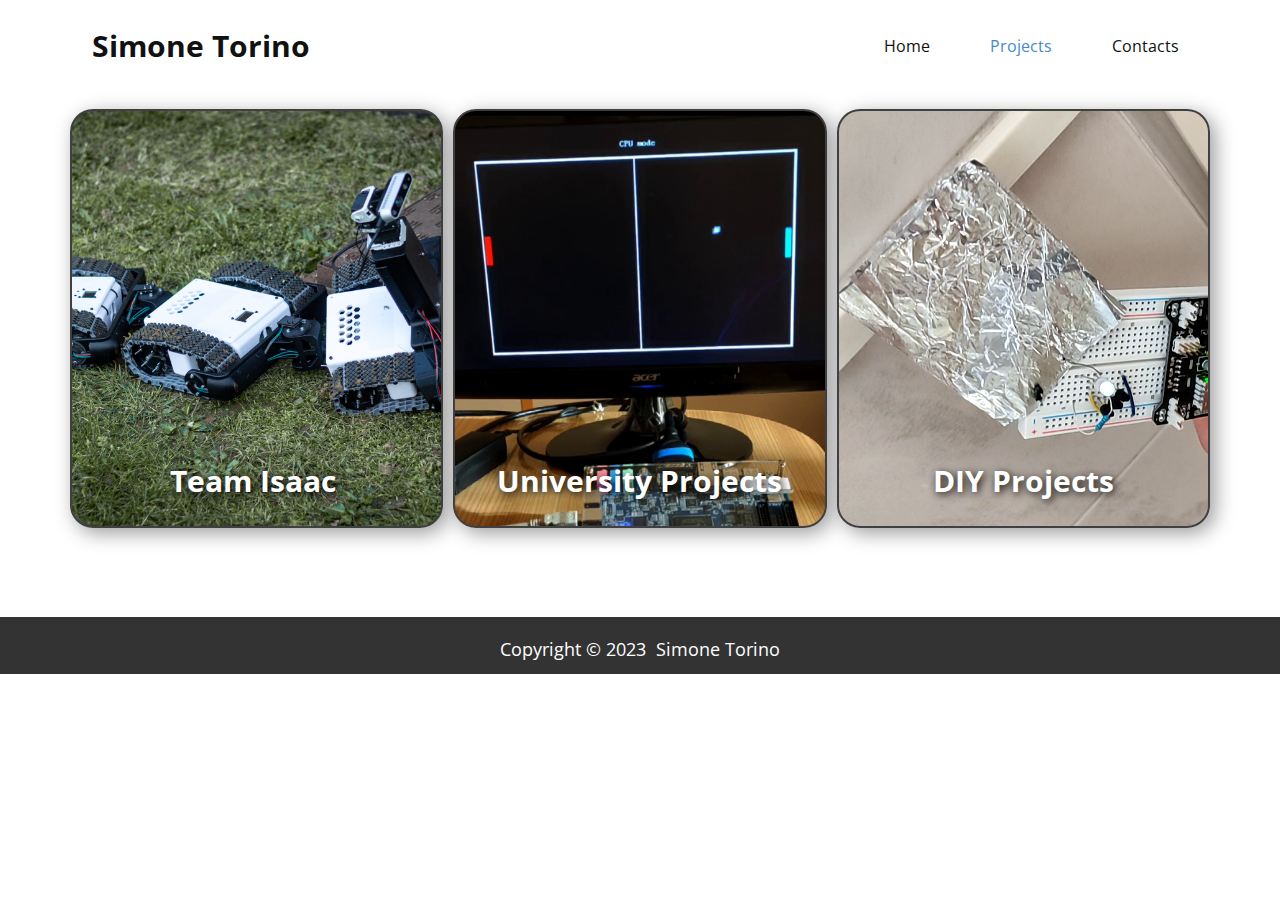
<file: Projects.html>
<!DOCTYPE html>
<html style="font-size: 16px;" lang="it"><head>
  <!-- Google tag (gtag.js) -->
<script async src="https://www.googletagmanager.com/gtag/js?id=G-ZSCP590YHP"></script>
<script>
  window.dataLayer = window.dataLayer || [];
  function gtag(){dataLayer.push(arguments);}
  gtag('js', new Date());

  gtag('config', 'G-ZSCP590YHP');
</script>
    <meta name="viewport" content="width=device-width, initial-scale=1.0">
    <meta charset="utf-8">
    <meta name="keywords" content="">
    <meta name="description" content="">
    <title>Projects</title>
    <link rel="stylesheet" href="nicepage.css" media="screen">
<link rel="stylesheet" href="Projects.css" media="screen">
    <script class="u-script" type="text/javascript" src="jquery-1.9.1.min.js" defer=""></script>
    <script class="u-script" type="text/javascript" src="nicepage.js" defer=""></script>
    <meta name="generator" content="Nicepage 6.1.0, nicepage.com">
    <link id="u-theme-google-font" rel="stylesheet" href="https://fonts.googleapis.com/css?family=Roboto:100,100i,300,300i,400,400i,500,500i,700,700i,900,900i|Open+Sans:300,300i,400,400i,500,500i,600,600i,700,700i,800,800i">
    
    
    
    <script type="application/ld+json">{
		"@context": "http://schema.org",
		"@type": "Organization",
		"name": ""
}</script>
    <meta name="theme-color" content="#478ac9">
    <meta property="og:title" content="Projects">
    <meta property="og:type" content="website">
  <meta data-intl-tel-input-cdn-path="intlTelInput/"></head>
  <body data-path-to-root="./" data-include-products="false" class="u-body u-xl-mode" data-lang="it"><header class="u-clearfix u-header u-header" id="sec-e629"><div class="u-clearfix u-sheet u-sheet-1">
        <nav class="u-menu u-menu-dropdown u-offcanvas u-menu-1">
          <div class="menu-collapse" style="font-size: 1rem; letter-spacing: 0px;">
            <a class="u-button-style u-custom-left-right-menu-spacing u-custom-padding-bottom u-custom-top-bottom-menu-spacing u-nav-link u-text-active-palette-1-base u-text-hover-palette-2-base" href="#">
              <svg class="u-svg-link" viewBox="0 0 24 24"><use xlink:href="#menu-hamburger"></use></svg>
              <svg class="u-svg-content" version="1.1" id="menu-hamburger" viewBox="0 0 16 16" x="0px" y="0px" xmlns:xlink="http://www.w3.org/1999/xlink" xmlns="http://www.w3.org/2000/svg"><g><rect y="1" width="16" height="2"></rect><rect y="7" width="16" height="2"></rect><rect y="13" width="16" height="2"></rect>
</g></svg>
            </a>
          </div>
          <div class="u-custom-menu u-nav-container">
            <ul class="u-nav u-unstyled u-nav-1"><li class="u-nav-item"><a class="u-button-style u-nav-link u-text-active-palette-1-base u-text-hover-palette-2-base" href="Home.html" style="padding: 16px 30px;">Home</a>
</li><li class="u-nav-item"><a class="u-button-style u-nav-link u-text-active-palette-1-base u-text-hover-palette-2-base" href="Projects.html" style="padding: 16px 30px;">Projects</a>
</li><li class="u-nav-item"><a class="u-button-style u-nav-link u-text-active-palette-1-base u-text-hover-palette-2-base" rel="nofollow" style="padding: 16px 30px;">Contacts</a><div class="u-nav-popup"><ul class="u-h-spacing-20 u-nav u-unstyled u-v-spacing-10"><li class="u-nav-item"><a class="u-button-style u-nav-link u-white" href="mailto:simone.torino.12@gmail.com">Write me a mail</a>
</li><li class="u-nav-item"><a class="u-button-style u-file-link u-nav-link u-white" href="files/SimoneTorinoCV.pdf">Download my resume</a>
</li></ul>
</div>
</li></ul>
          </div>
          <div class="u-custom-menu u-nav-container-collapse">
            <div class="u-black u-container-style u-inner-container-layout u-opacity u-opacity-95 u-sidenav">
              <div class="u-inner-container-layout u-sidenav-overflow">
                <div class="u-menu-close"></div>
                <ul class="u-align-center u-nav u-popupmenu-items u-unstyled u-nav-3"><li class="u-nav-item"><a class="u-button-style u-nav-link" href="Home.html">Home</a>
</li><li class="u-nav-item"><a class="u-button-style u-nav-link" href="Projects.html">Projects</a>
</li><li class="u-nav-item"><a class="u-button-style u-nav-link" rel="nofollow">Contacts</a><div class="u-nav-popup"><ul class="u-h-spacing-20 u-nav u-unstyled u-v-spacing-10"><li class="u-nav-item"><a class="u-button-style u-nav-link" href="mailto:simone.torino.12@gmail.com">Write me a mail</a>
</li><li class="u-nav-item"><a class="u-button-style u-file-link u-nav-link" href="files/SimoneTorinoCV.pdf">Download my resume</a>
</li></ul>
</div>
</li></ul>
              </div>
            </div>
            <div class="u-black u-menu-overlay u-opacity u-opacity-70"></div>
          </div>
        </nav>
        <p class="u-text u-text-default u-text-1">Simone Torino </p>
      </div></header>
    <section class="u-clearfix u-section-1" id="sec-5a93">
      <div class="u-clearfix u-sheet u-sheet-1">
        <div class="u-expanded-width u-list u-list-1">
          <div class="u-repeater u-repeater-1">
            <div class="u-border-2 u-border-grey-75 u-container-style u-image u-list-item u-radius u-repeater-item u-shape-round u-image-1" data-image-width="1000" data-image-height="667" data-href="Team-Isaac-projects.html">
              <div class="u-container-layout u-similar-container u-container-layout-1">
                <p class="u-align-center u-text u-text-body-alt-color u-text-1"> Team Isaac&nbsp; </p>
              </div>
            </div>
            <div class="u-border-2 u-border-grey-75 u-container-style u-image u-list-item u-radius u-repeater-item u-shape-round u-image-2" data-image-width="480" data-image-height="704" data-href="University-projects.html">
              <div class="u-container-layout u-similar-container u-container-layout-2">
                <p class="u-align-center u-text u-text-body-alt-color u-text-2"> University Projects</p>
              </div>
            </div>
            <div class="u-border-2 u-border-grey-75 u-container-style u-image u-list-item u-radius u-repeater-item u-shape-round u-image-3" data-image-width="1280" data-image-height="720" data-href="DIY-Projects.html">
              <div class="u-container-layout u-similar-container u-container-layout-3">
                <p class="u-align-center u-text u-text-body-alt-color u-text-3"> DIY Projects</p>
              </div>
            </div>
          </div>
        </div>
      </div>
    </section>
    
    
    
    <footer class="u-align-center u-clearfix u-footer u-grey-80 u-footer" id="sec-25b1"><div class="u-clearfix u-sheet u-sheet-1">
        <p class="u-text u-text-default u-text-1">Copyright © 2023&nbsp; Simone Torino</p>
      </div></footer>
  
</body></html>
</file>
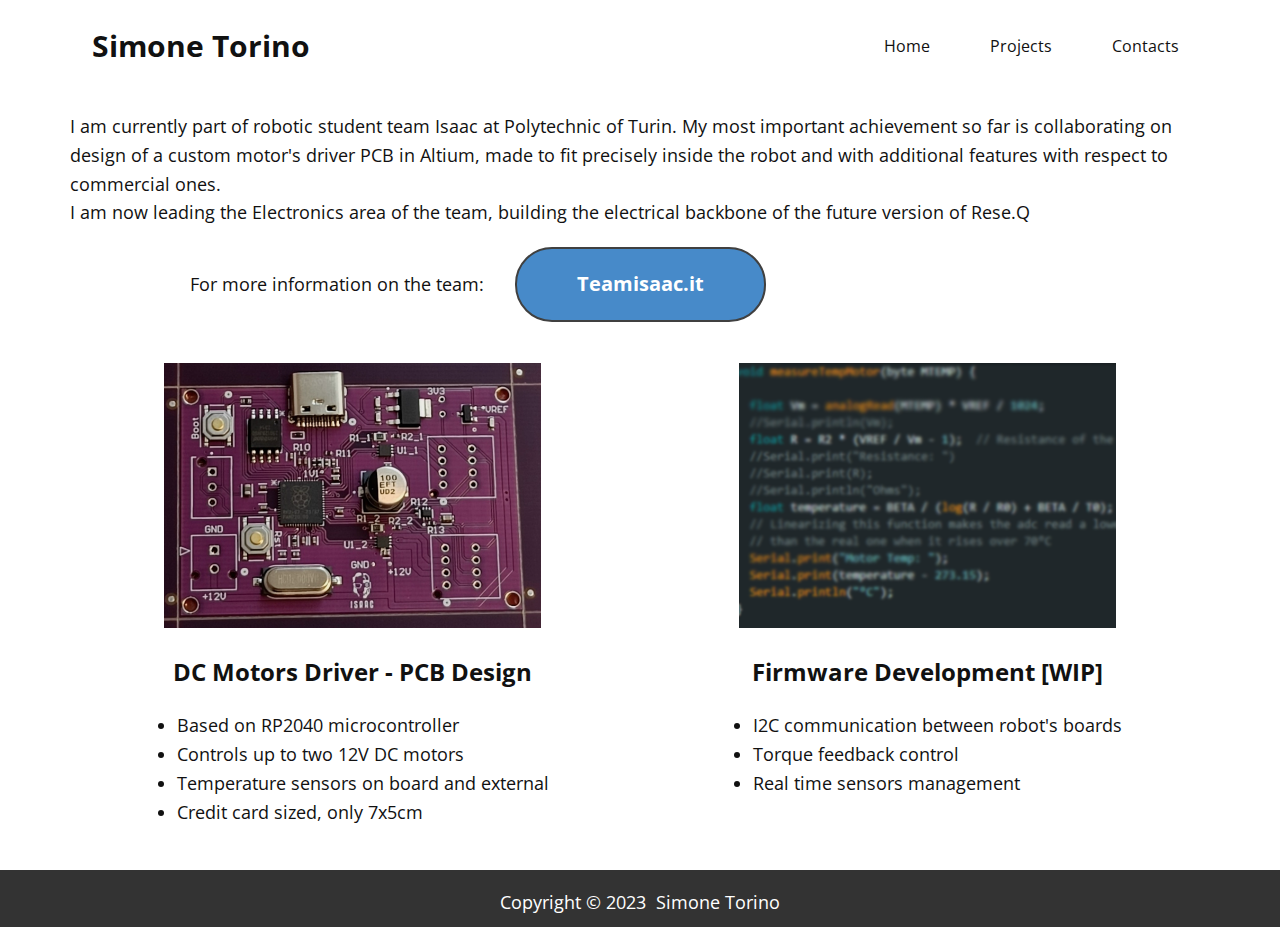
<file: Team-Isaac-projects.html>
<!DOCTYPE html>
<html style="font-size: 16px;" lang="it"><head>
  <!-- Google tag (gtag.js) -->
<script async src="https://www.googletagmanager.com/gtag/js?id=G-ZSCP590YHP"></script>
<script>
  window.dataLayer = window.dataLayer || [];
  function gtag(){dataLayer.push(arguments);}
  gtag('js', new Date());

  gtag('config', 'G-ZSCP590YHP');
</script>
    <meta name="viewport" content="width=device-width, initial-scale=1.0">
    <meta charset="utf-8">
    <meta name="keywords" content="">
    <meta name="description" content="">
    <title>Team Isaac projects</title>
    <link rel="stylesheet" href="nicepage.css" media="screen">
<link rel="stylesheet" href="Team-Isaac-projects.css" media="screen">
    <script class="u-script" type="text/javascript" src="jquery-1.9.1.min.js" defer=""></script>
    <script class="u-script" type="text/javascript" src="nicepage.js" defer=""></script>
    <meta name="generator" content="Nicepage 6.1.0, nicepage.com">
    <link id="u-theme-google-font" rel="stylesheet" href="https://fonts.googleapis.com/css?family=Roboto:100,100i,300,300i,400,400i,500,500i,700,700i,900,900i|Open+Sans:300,300i,400,400i,500,500i,600,600i,700,700i,800,800i">
    
    
    
    <script type="application/ld+json">{
		"@context": "http://schema.org",
		"@type": "Organization",
		"name": ""
}</script>
    <meta name="theme-color" content="#478ac9">
    <meta property="og:title" content="Team Isaac projects">
    <meta property="og:type" content="website">
  <meta data-intl-tel-input-cdn-path="intlTelInput/"></head>
  <body data-path-to-root="./" data-include-products="false" class="u-body u-xl-mode" data-lang="it"><header class="u-clearfix u-header u-header" id="sec-e629"><div class="u-clearfix u-sheet u-sheet-1">
        <nav class="u-menu u-menu-dropdown u-offcanvas u-menu-1">
          <div class="menu-collapse" style="font-size: 1rem; letter-spacing: 0px;">
            <a class="u-button-style u-custom-left-right-menu-spacing u-custom-padding-bottom u-custom-top-bottom-menu-spacing u-nav-link u-text-active-palette-1-base u-text-hover-palette-2-base" href="#">
              <svg class="u-svg-link" viewBox="0 0 24 24"><use xlink:href="#menu-hamburger"></use></svg>
              <svg class="u-svg-content" version="1.1" id="menu-hamburger" viewBox="0 0 16 16" x="0px" y="0px" xmlns:xlink="http://www.w3.org/1999/xlink" xmlns="http://www.w3.org/2000/svg"><g><rect y="1" width="16" height="2"></rect><rect y="7" width="16" height="2"></rect><rect y="13" width="16" height="2"></rect>
</g></svg>
            </a>
          </div>
          <div class="u-custom-menu u-nav-container">
            <ul class="u-nav u-unstyled u-nav-1"><li class="u-nav-item"><a class="u-button-style u-nav-link u-text-active-palette-1-base u-text-hover-palette-2-base" href="Home.html" style="padding: 16px 30px;">Home</a>
</li><li class="u-nav-item"><a class="u-button-style u-nav-link u-text-active-palette-1-base u-text-hover-palette-2-base" href="Projects.html" style="padding: 16px 30px;">Projects</a>
</li><li class="u-nav-item"><a class="u-button-style u-nav-link u-text-active-palette-1-base u-text-hover-palette-2-base" rel="nofollow" style="padding: 16px 30px;">Contacts</a><div class="u-nav-popup"><ul class="u-h-spacing-20 u-nav u-unstyled u-v-spacing-10"><li class="u-nav-item"><a class="u-button-style u-nav-link u-white" href="mailto:simone.torino.12@gmail.com">Write me a mail</a>
</li><li class="u-nav-item"><a class="u-button-style u-file-link u-nav-link u-white" href="files/SimoneTorinoCV.pdf">Download my resume</a>
</li></ul>
</div>
</li></ul>
          </div>
          <div class="u-custom-menu u-nav-container-collapse">
            <div class="u-black u-container-style u-inner-container-layout u-opacity u-opacity-95 u-sidenav">
              <div class="u-inner-container-layout u-sidenav-overflow">
                <div class="u-menu-close"></div>
                <ul class="u-align-center u-nav u-popupmenu-items u-unstyled u-nav-3"><li class="u-nav-item"><a class="u-button-style u-nav-link" href="Home.html">Home</a>
</li><li class="u-nav-item"><a class="u-button-style u-nav-link" href="Projects.html">Projects</a>
</li><li class="u-nav-item"><a class="u-button-style u-nav-link" rel="nofollow">Contacts</a><div class="u-nav-popup"><ul class="u-h-spacing-20 u-nav u-unstyled u-v-spacing-10"><li class="u-nav-item"><a class="u-button-style u-nav-link" href="mailto:simone.torino.12@gmail.com">Write me a mail</a>
</li><li class="u-nav-item"><a class="u-button-style u-file-link u-nav-link" href="files/SimoneTorinoCV.pdf">Download my resume</a>
</li></ul>
</div>
</li></ul>
              </div>
            </div>
            <div class="u-black u-menu-overlay u-opacity u-opacity-70"></div>
          </div>
        </nav>
        <p class="u-text u-text-default u-text-1">Simone Torino </p>
      </div></header>
    <section class="u-clearfix u-section-1" id="sec-63a3">
      <div class="u-clearfix u-sheet u-sheet-1">
        <p class="u-text u-text-default u-text-1">I am currently part of robotic student team Isaac at Polytechnic of Turin. My most important achievement so far is collaborating on design of a custom motor's driver PCB in Altium, made to fit precisely inside the robot and with additional features with respect to commercial ones.<br>I am now leading the Electronics area of the team, building the electrical backbone of the future version of Rese.Q
        </p>
        <a href="http://teamisaac.polito.it" class="u-border-2 u-border-grey-75 u-btn u-btn-round u-button-style u-palette-1-base u-radius u-btn-1" target="_blank">Teamisaac.it</a>
        <p class="u-text u-text-default u-text-2">For more information on the team:</p>
        <div class="u-expanded-width u-list u-list-1">
          <div class="u-repeater u-repeater-1">
            <div class="u-container-style u-list-item u-repeater-item" data-href="https://docs.teamisaac.it/s/35d1816a-501d-4658-8d5c-758171b07be5" data-target="_blank">
              <div class="u-container-layout u-similar-container u-container-layout-1">
                <img class="u-image u-image-default u-image-1" src="images/motorsboardpcb_img.png" alt="" data-image-width="712" data-image-height="502" data-href="https://docs.teamisaac.it/s/35d1816a-501d-4658-8d5c-758171b07be5" data-target="_blank">
                <p class="u-text u-text-default u-text-3">DC Motors Driver - PCB Design</p>
                <ul class="u-text u-text-default u-text-4">
                  <li>Based on RP2040 microcontroller</li>
                  <li>Controls up to two 12V DC motors</li>
                  <li>Temperature sensors on board and external</li>
                  <li>Credit card sized, only 7x5cm&nbsp;</li>
                </ul>
              </div>
            </div>
            <div class="u-container-style u-list-item u-repeater-item">
              <div class="u-container-layout u-similar-container u-container-layout-2">
                <img class="u-image u-image-default u-image-2" src="images/Firmware_img.png" alt="" data-image-width="526" data-image-height="297">
                <p class="u-text u-text-default u-text-5">Firmware Development [WIP]</p>
                <ul class="u-text u-text-default u-text-6">
                  <li>I2C communication between robot's boards</li>
                  <li>Torque feedback control</li>
                  <li>Real time sensors management</li>
                </ul>
              </div>
            </div>
          </div>
        </div>
      </div>
    </section>
    
    
    
    <footer class="u-align-center u-clearfix u-footer u-grey-80 u-footer" id="sec-25b1"><div class="u-clearfix u-sheet u-sheet-1">
        <p class="u-text u-text-default u-text-1">Copyright © 2023&nbsp; Simone Torino</p>
      </div></footer>
    
</body></html>
</file>
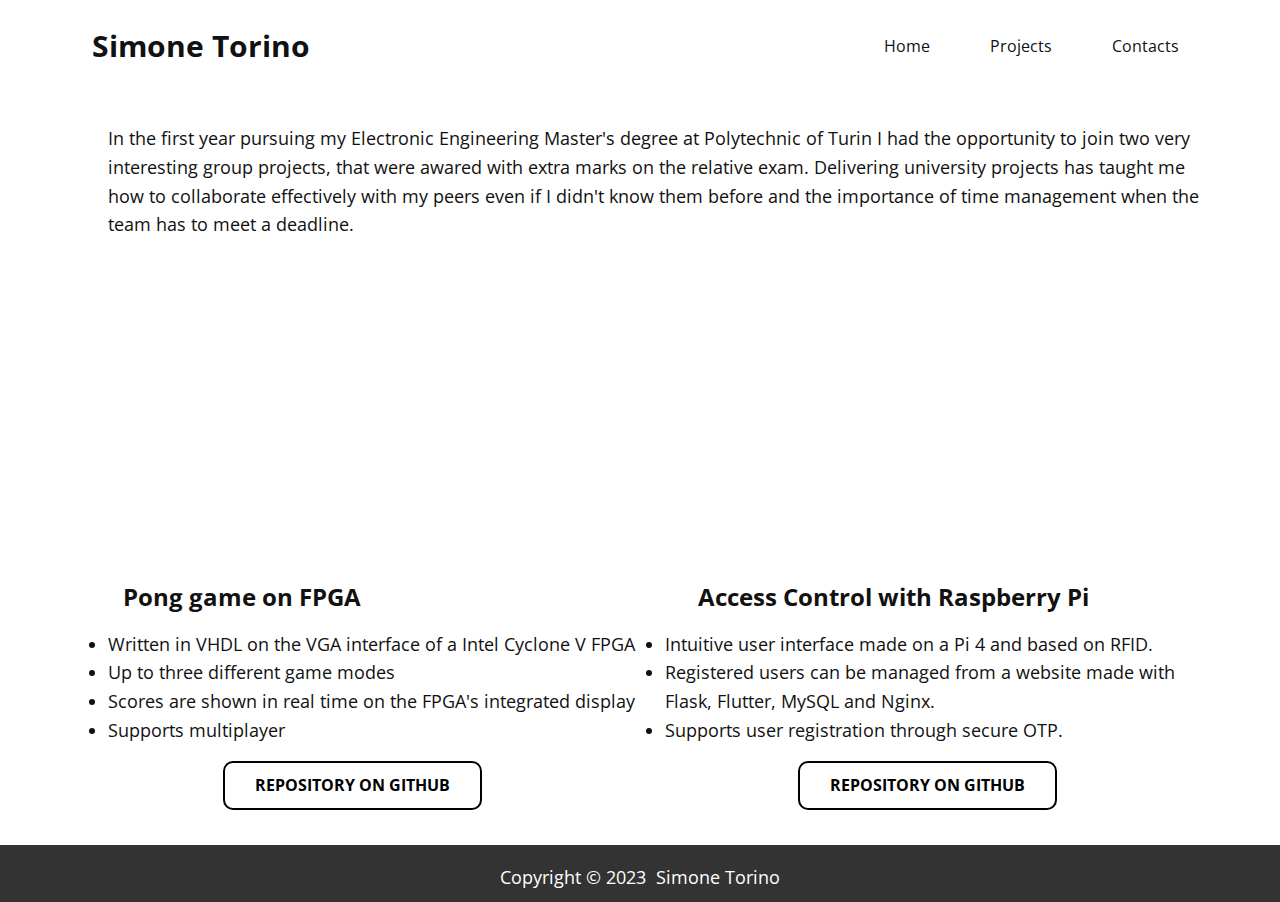
<file: University-projects.html>
<!DOCTYPE html>
<html style="font-size: 16px;" lang="it"><head>
  <!-- Google tag (gtag.js) -->
<script async src="https://www.googletagmanager.com/gtag/js?id=G-ZSCP590YHP"></script>
<script>
  window.dataLayer = window.dataLayer || [];
  function gtag(){dataLayer.push(arguments);}
  gtag('js', new Date());

  gtag('config', 'G-ZSCP590YHP');
</script>
    <meta name="viewport" content="width=device-width, initial-scale=1.0">
    <meta charset="utf-8">
    <meta name="keywords" content="">
    <meta name="description" content="">
    <title>University projects</title>
    <link rel="stylesheet" href="nicepage.css" media="screen">
<link rel="stylesheet" href="University-projects.css" media="screen">
    <script class="u-script" type="text/javascript" src="jquery-1.9.1.min.js" defer=""></script>
    <script class="u-script" type="text/javascript" src="nicepage.js" defer=""></script>
    <meta name="generator" content="Nicepage 6.1.0, nicepage.com">
    <link id="u-theme-google-font" rel="stylesheet" href="https://fonts.googleapis.com/css?family=Roboto:100,100i,300,300i,400,400i,500,500i,700,700i,900,900i|Open+Sans:300,300i,400,400i,500,500i,600,600i,700,700i,800,800i">
    
    
    
    <script type="application/ld+json">{
		"@context": "http://schema.org",
		"@type": "Organization",
		"name": ""
}</script>
    <meta name="theme-color" content="#478ac9">
    <meta property="og:title" content="University projects">
    <meta property="og:type" content="website">
  <meta data-intl-tel-input-cdn-path="intlTelInput/"></head>
  <body data-path-to-root="./" data-include-products="false" class="u-body u-xl-mode" data-lang="it"><header class="u-clearfix u-header u-header" id="sec-e629"><div class="u-clearfix u-sheet u-sheet-1">
        <nav class="u-menu u-menu-dropdown u-offcanvas u-menu-1">
          <div class="menu-collapse" style="font-size: 1rem; letter-spacing: 0px;">
            <a class="u-button-style u-custom-left-right-menu-spacing u-custom-padding-bottom u-custom-top-bottom-menu-spacing u-nav-link u-text-active-palette-1-base u-text-hover-palette-2-base" href="#">
              <svg class="u-svg-link" viewBox="0 0 24 24"><use xlink:href="#menu-hamburger"></use></svg>
              <svg class="u-svg-content" version="1.1" id="menu-hamburger" viewBox="0 0 16 16" x="0px" y="0px" xmlns:xlink="http://www.w3.org/1999/xlink" xmlns="http://www.w3.org/2000/svg"><g><rect y="1" width="16" height="2"></rect><rect y="7" width="16" height="2"></rect><rect y="13" width="16" height="2"></rect>
</g></svg>
            </a>
          </div>
          <div class="u-custom-menu u-nav-container">
            <ul class="u-nav u-unstyled u-nav-1"><li class="u-nav-item"><a class="u-button-style u-nav-link u-text-active-palette-1-base u-text-hover-palette-2-base" href="Home.html" style="padding: 16px 30px;">Home</a>
</li><li class="u-nav-item"><a class="u-button-style u-nav-link u-text-active-palette-1-base u-text-hover-palette-2-base" href="Projects.html" style="padding: 16px 30px;">Projects</a>
</li><li class="u-nav-item"><a class="u-button-style u-nav-link u-text-active-palette-1-base u-text-hover-palette-2-base" rel="nofollow" style="padding: 16px 30px;">Contacts</a><div class="u-nav-popup"><ul class="u-h-spacing-20 u-nav u-unstyled u-v-spacing-10"><li class="u-nav-item"><a class="u-button-style u-nav-link u-white" href="mailto:simone.torino.12@gmail.com">Write me a mail</a>
</li><li class="u-nav-item"><a class="u-button-style u-file-link u-nav-link u-white" href="files/SimoneTorinoCV.pdf">Download my resume</a>
</li></ul>
</div>
</li></ul>
          </div>
          <div class="u-custom-menu u-nav-container-collapse">
            <div class="u-black u-container-style u-inner-container-layout u-opacity u-opacity-95 u-sidenav">
              <div class="u-inner-container-layout u-sidenav-overflow">
                <div class="u-menu-close"></div>
                <ul class="u-align-center u-nav u-popupmenu-items u-unstyled u-nav-3"><li class="u-nav-item"><a class="u-button-style u-nav-link" href="Home.html">Home</a>
</li><li class="u-nav-item"><a class="u-button-style u-nav-link" href="Projects.html">Projects</a>
</li><li class="u-nav-item"><a class="u-button-style u-nav-link" rel="nofollow">Contacts</a><div class="u-nav-popup"><ul class="u-h-spacing-20 u-nav u-unstyled u-v-spacing-10"><li class="u-nav-item"><a class="u-button-style u-nav-link" href="mailto:simone.torino.12@gmail.com">Write me a mail</a>
</li><li class="u-nav-item"><a class="u-button-style u-file-link u-nav-link" href="files/SimoneTorinoCV.pdf">Download my resume</a>
</li></ul>
</div>
</li></ul>
              </div>
            </div>
            <div class="u-black u-menu-overlay u-opacity u-opacity-70"></div>
          </div>
        </nav>
        <p class="u-text u-text-default u-text-1">Simone Torino </p>
      </div></header>
    <section class="u-clearfix u-section-1" id="sec-2f67">
      <div class="u-clearfix u-sheet u-sheet-1">
        <p class="u-text u-text-default u-text-1">In the first year pursuing my Electronic Engineering Master's degree at Polytechnic of Turin I had the opportunity to join two very interesting group projects, that were awared with extra marks on the relative exam.&nbsp;Delivering university projects has taught me how to collaborate effectively with my peers even if I didn't know them before and the importance of time management when the team has to meet a deadline.</p>
        <div class="u-expanded-width u-list u-list-1">
          <div class="u-repeater u-repeater-1">
            <div class="u-container-style u-list-item u-repeater-item">
              <div class="u-container-layout u-similar-container u-container-layout-1">
                <div class="u-video u-video-contain u-video-1">
                  <div class="embed-responsive embed-responsive-1">
                    <iframe style="position: absolute;top: 0;left: 0;width: 100%;height: 100%;" class="embed-responsive-item" src="https://www.youtube.com/embed/cfmgLLrdO80?mute=0&amp;showinfo=0&amp;controls=0&amp;start=0" frameborder="0" allowfullscreen=""></iframe>
                  </div>
                </div>
                <p class="u-text u-text-2">Pong game on FPGA</p>
                <ul class="u-text u-text-default u-text-3">
                  <li> Written in VHDL on the VGA interface of a Intel Cyclone V FPGA</li>
                  <li>Up to three different game modes</li>
                  <li>Scores are shown in real time on the FPGA's integrated display</li>
                  <li>Supports multiplayer&nbsp;</li>
                </ul>
                <a href="https://github.com/simone-torino/90s_game" class="u-border-2 u-border-black u-btn u-btn-round u-button-style u-hover-black u-none u-radius u-text-black u-text-hover-white u-btn-1" target="_blank">Repository on Github<br>
                </a>
              </div>
            </div>
            <div class="u-container-style u-list-item u-repeater-item">
              <div class="u-container-layout u-similar-container u-container-layout-2">
                <div class="u-video u-video-contain u-video-2">
                  <div class="embed-responsive embed-responsive-2">
                    <iframe style="position: absolute;top: 0;left: 0;width: 100%;height: 100%;" class="embed-responsive-item" src="https://www.youtube.com/embed/jzObeCz-WBQ?mute=0&amp;showinfo=0&amp;controls=0&amp;start=0" frameborder="0" allowfullscreen=""></iframe>
                  </div>
                </div>
                <p class="u-text u-text-4">Access Control with Raspberry Pi</p>
                <ul class="u-text u-text-default u-text-5">
                  <li>Intuitive user interface made on a Pi 4 and based on RFID.</li>
                  <li>Registered users can be managed from a website made with&nbsp; Flask, Flutter, MySQL and Nginx.</li>
                  <li>Supports user registration through secure OTP.</li>
                </ul>
                <a href="https://github.com/simone-torino/Project_PLCS_raspUI" class="u-border-2 u-border-black u-btn u-btn-round u-button-style u-hover-black u-none u-radius u-text-black u-text-hover-white u-btn-2" target="_blank">Repository on Github</a>
              </div>
            </div>
          </div>
        </div>
      </div>
    </section>
    
    
    
    <footer class="u-align-center u-clearfix u-footer u-grey-80 u-footer" id="sec-25b1"><div class="u-clearfix u-sheet u-sheet-1">
        <p class="u-text u-text-default u-text-1">Copyright © 2023&nbsp; Simone Torino</p>
      </div></footer>
  
</body></html>
</file>
